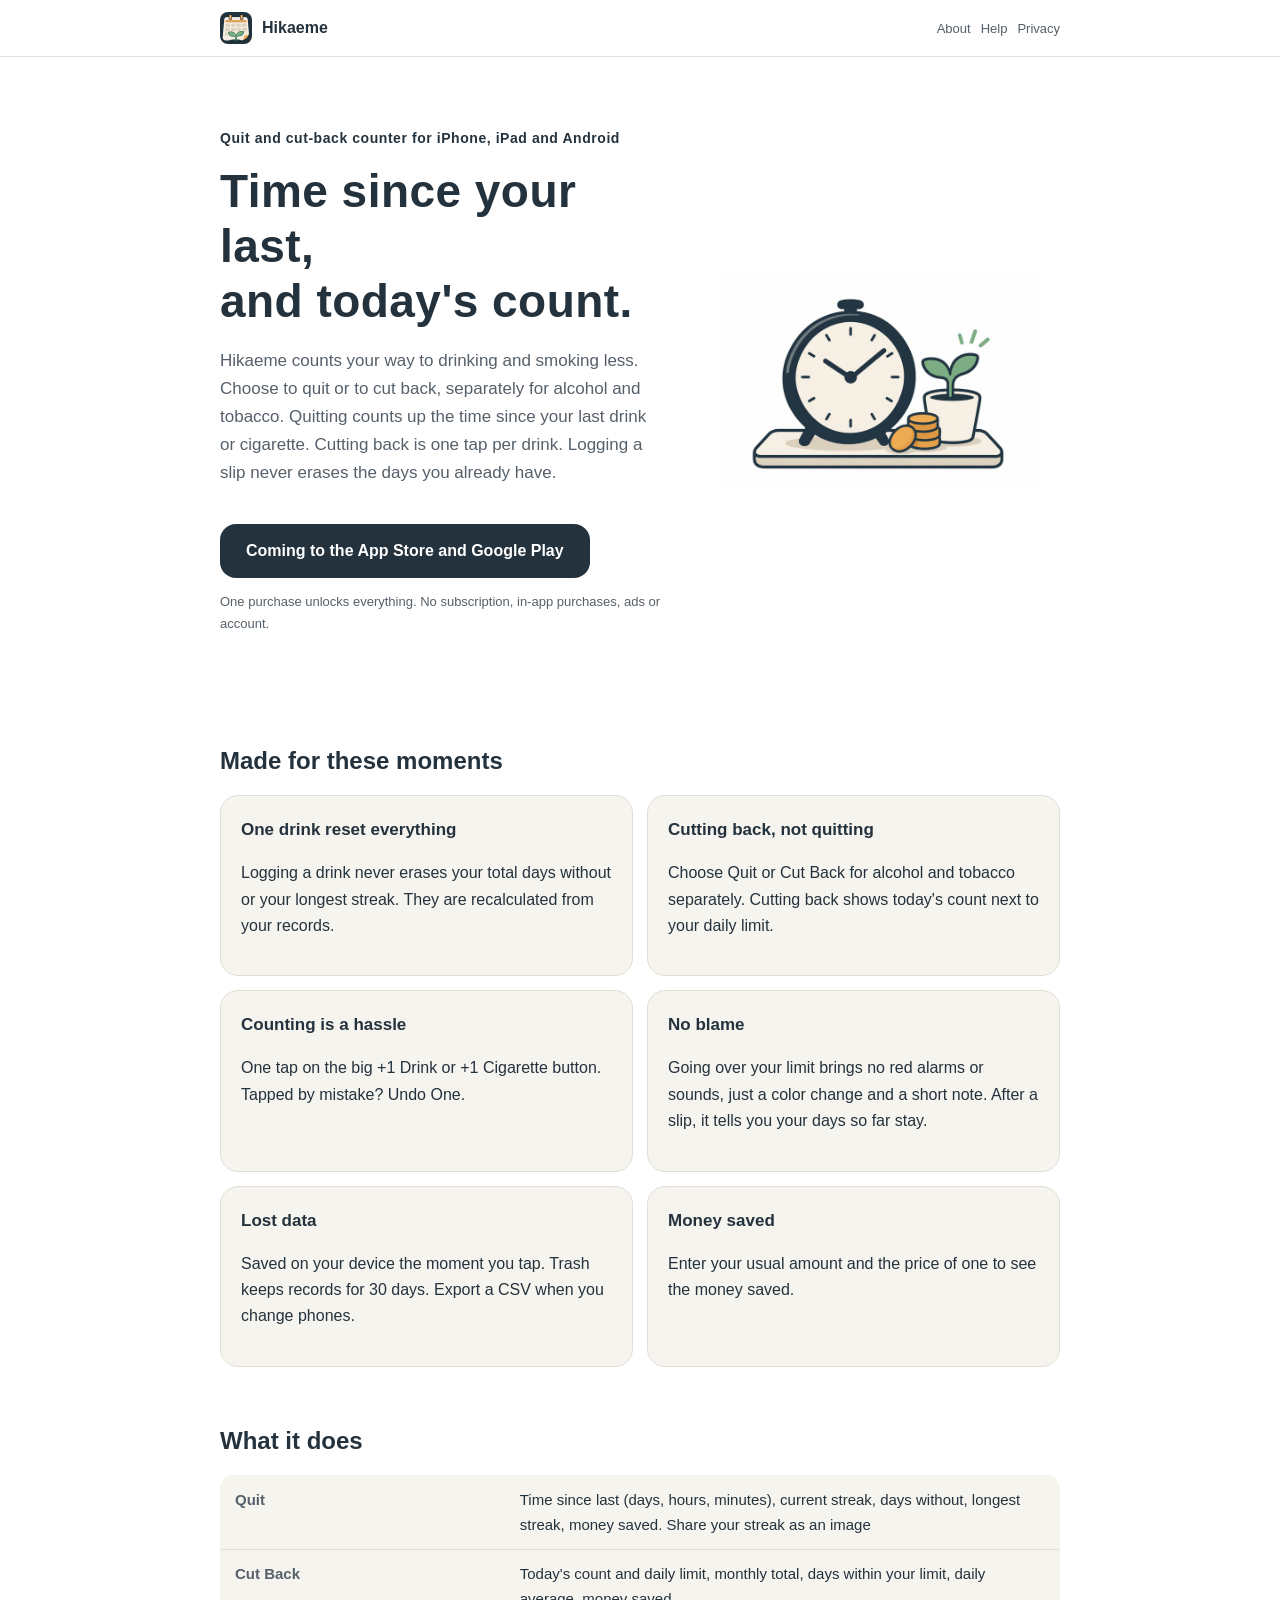
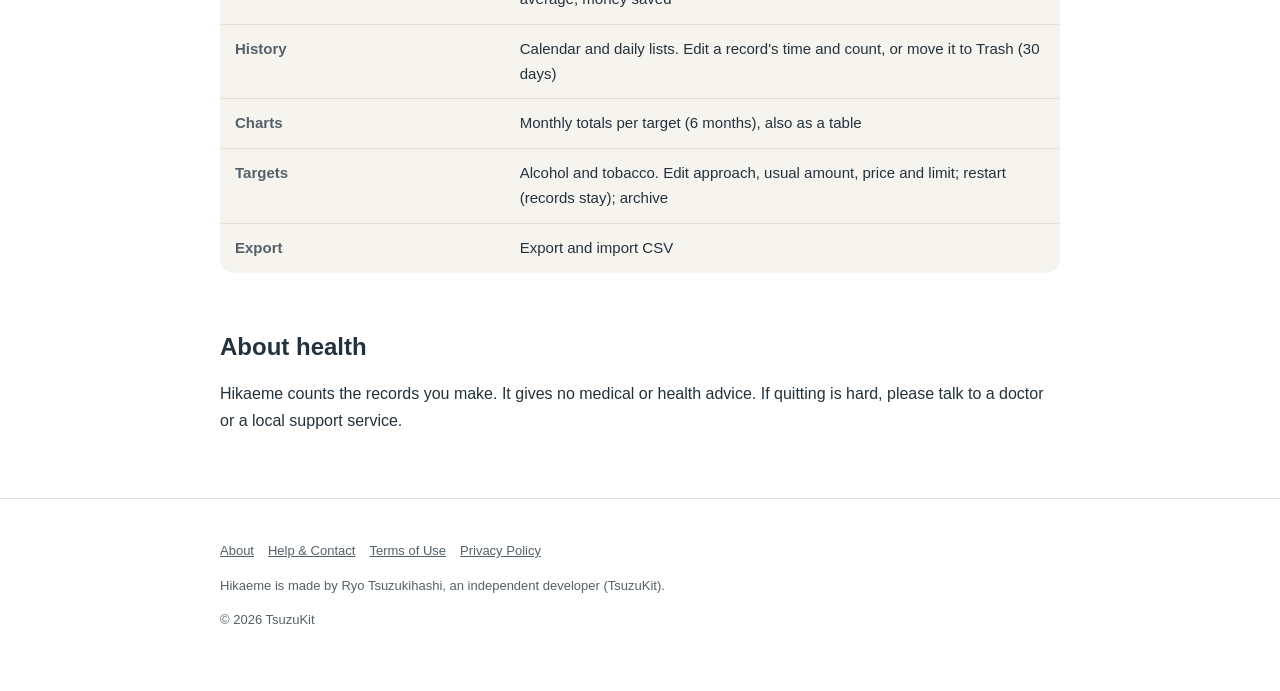
<file: index.html>
<!DOCTYPE html>
<html lang="ja" data-title-ja="ひかえめ｜禁酒・禁煙・節酒のカウンター" data-title-en="Hikaeme | Quit &amp; cut back on drinking and smoking">
<head>
<meta charset="UTF-8">
<meta name="viewport" content="width=device-width, initial-scale=1">
<script>(function(){var l=navigator.languages&&navigator.languages.length?navigator.languages:[navigator.language||"ja"],p="en";for(var i=0;i<l.length;i++){var c=String(l[i]).toLowerCase();if(c.indexOf("ja")===0){p="ja";break}if(c.indexOf("en")===0){p="en";break}}var d=document.documentElement;d.lang=p;var t=d.getAttribute("data-title-"+p);if(t){document.title=t}})();</script>
<title>ひかえめ｜禁酒・禁煙・節酒のカウンター</title>
<meta name="description" content="お酒とたばこを、やめるか減らすかを選んで数える記録のアプリ。やめた時間と浮いたお金、減らすなら1杯・1本を1押しで。飲んだ日を記録しても、それまでの日数は消えない。買い切り・広告なし・記録は端末の中だけ。 / Choose to quit or cut back, separately for alcohol and tobacco. Time since your last, money saved, or one tap per drink. A slip never erases your days. One purchase, no ads.">
<meta property="og:title" content="ひかえめ｜禁酒・禁煙・節酒のカウンター">
<meta property="og:description" content="お酒とたばこを、やめるか減らすかを選んで数える記録のアプリ。やめた時間と浮いたお金、減らすなら1杯・1本を1押しで。飲んだ日を記録しても、それまでの日数は消えない。買い切り・広告なし・記録は端末の中だけ。">
<meta property="og:type" content="website">
<meta property="og:url" content="https://hikaeme.tsuzukit.com/">
<meta property="og:image" content="https://hikaeme.tsuzukit.com/assets/og.jpg">
<link rel="icon" href="assets/icon.png">
<link rel="apple-touch-icon" href="assets/icon.png">
<link rel="stylesheet" href="style.css">
</head>
<body>
<div data-l="ja" lang="ja">
<header class="site"><div class="wrap">
<a class="brand" href="./"><img src="assets/icon.png" alt="" width="32" height="32">ひかえめ</a>
<nav class="site"><a href="./">紹介</a><a href="support.html">使い方</a><a href="privacy.html">プライバシー</a></nav>
</div></header>
<main class="wrap">
<section class="hero">
<div>
<p class="eyebrow">iPhone・iPad・Android の禁酒・禁煙・節酒のカウンター</p>
<h1>やめた時間と、<br>今日の数をひと目で。</h1>
<p class="lead">お酒とたばこを、やめるか減らすかを選んで数える記録のアプリです。やめるなら、最後に飲んで（吸って）からの時間を数え上げます。減らすなら、1杯・1本ごとに1押し。飲んでしまった日を記録しても、それまでの日数は消えません。</p>
<a class="cta" href="#store" id="store">App Store・Google Play で配信予定</a>
<p class="note">買い切りで全部の機能が使えます。月額・アプリ内課金・広告・アカウントはありません。</p>
</div>
<img src="assets/hero.jpg" alt="置き時計のとなりで鉢の芽が伸び、硬貨が少し積まれているイラスト" width="360">
</section>

<h2>こんな困りごとのために</h2>
<div class="grid two">
<div class="card"><h3>飲んだら、記録がリセットされる</h3><p>［飲んだ］を記録しても、しなかった日の合計といちばん長い日数は消えません。記録から計算し直すだけです。</p></div>
<div class="card"><h3>やめるのではなく、減らしたい</h3><p>お酒とたばこ、それぞれ「やめる」か「減らす」を選べます。減らすなら、今日の数と目安を並べて出します。</p></div>
<div class="card"><h3>数えるのが面倒</h3><p>大きな［＋1杯］［＋1本］を1押し。押しまちがえたら［1つ取り消す］。</p></div>
<div class="card"><h3>責められたくない</h3><p>目安を超えても、赤い警告や音は出しません。色と短い言葉で知らせるだけ。記録したあとも「ここまでの日数はそのまま」と伝えます。</p></div>
<div class="card"><h3>データが消えた</h3><p>記録は押した瞬間に端末に保存。ゴミ箱は30日。CSV で書き出して、機種変更のときに読みこめます。</p></div>
<div class="card"><h3>浮いたお金を見たい</h3><p>ふだんの量と1杯（1本）の値段を入れると、浮いたお金が出ます。</p></div>
</div>

<h2>できること</h2>
<table>
<tr><th>やめる</th><td>最後に飲んで（吸って）からの時間（日・時間・分）・いまの続き・しなかった日・いちばん長い日数・浮いたお金。続いた日数を1枚の絵にして共有</td></tr>
<tr><th>減らす</th><td>今日の数と目安・今月の合計・目安の中に収まった日・1日あたりの平均・浮いたお金</td></tr>
<tr><th>記録</th><td>カレンダーと日ごとの一覧。記録の時刻と数を直す・ゴミ箱へ（30日）</td></tr>
<tr><th>グラフ</th><td>対象ごとの月の合計（6か月）。同じ値を表でも</td></tr>
<tr><th>対象</th><td>お酒・たばこの2つまで。やり方・ふだんの量・値段・目安を直す・始め直す（記録は消さない）・しまう</td></tr>
<tr><th>書き出し</th><td>CSV で書き出す・読みこむ</td></tr>
</table>

<h2>医療について</h2>
<p>ひかえめは、自分でつけた記録を数えるアプリです。医療や体の変化の助言はしません。やめるのがつらいときは、医療機関や地域の相談窓口に相談してください。</p>
</main>
<footer class="site"><div class="wrap">
<p><a href="./">紹介</a><a href="support.html">使い方とお問い合わせ</a><a href="terms.html">利用規約</a><a href="privacy.html">プライバシーポリシー</a></p>
<p>ひかえめは、個人開発者の續橋涼（TsuzuKit）が作っているアプリです。</p>
<p>© 2026 TsuzuKit</p>
</div></footer>
</div>
<div data-l="en" lang="en">
<header class="site"><div class="wrap">
<a class="brand" href="./"><img src="assets/icon.png" alt="" width="32" height="32">Hikaeme</a>
<nav class="site"><a href="./">About</a><a href="support.html">Help</a><a href="privacy.html">Privacy</a></nav>
</div></header>
<main class="wrap">
<section class="hero">
<div>
<p class="eyebrow">Quit and cut-back counter for iPhone, iPad and Android</p>
<h1>Time since your last,<br>and today's count.</h1>
<p class="lead">Hikaeme counts your way to drinking and smoking less. Choose to quit or to cut back, separately for alcohol and tobacco. Quitting counts up the time since your last drink or cigarette. Cutting back is one tap per drink. Logging a slip never erases the days you already have.</p>
<a class="cta" href="#store" id="store">Coming to the App Store and Google Play</a>
<p class="note">One purchase unlocks everything. No subscription, in-app purchases, ads or account.</p>
</div>
<img src="assets/hero.jpg" alt="Illustration of a desk clock next to a growing sprout and a few coins" width="360">
</section>

<h2>Made for these moments</h2>
<div class="grid two">
<div class="card"><h3>One drink reset everything</h3><p>Logging a drink never erases your total days without or your longest streak. They are recalculated from your records.</p></div>
<div class="card"><h3>Cutting back, not quitting</h3><p>Choose Quit or Cut Back for alcohol and tobacco separately. Cutting back shows today's count next to your daily limit.</p></div>
<div class="card"><h3>Counting is a hassle</h3><p>One tap on the big +1 Drink or +1 Cigarette button. Tapped by mistake? Undo One.</p></div>
<div class="card"><h3>No blame</h3><p>Going over your limit brings no red alarms or sounds, just a color change and a short note. After a slip, it tells you your days so far stay.</p></div>
<div class="card"><h3>Lost data</h3><p>Saved on your device the moment you tap. Trash keeps records for 30 days. Export a CSV when you change phones.</p></div>
<div class="card"><h3>Money saved</h3><p>Enter your usual amount and the price of one to see the money saved.</p></div>
</div>

<h2>What it does</h2>
<table>
<tr><th>Quit</th><td>Time since last (days, hours, minutes), current streak, days without, longest streak, money saved. Share your streak as an image</td></tr>
<tr><th>Cut Back</th><td>Today's count and daily limit, monthly total, days within your limit, daily average, money saved</td></tr>
<tr><th>History</th><td>Calendar and daily lists. Edit a record's time and count, or move it to Trash (30 days)</td></tr>
<tr><th>Charts</th><td>Monthly totals per target (6 months), also as a table</td></tr>
<tr><th>Targets</th><td>Alcohol and tobacco. Edit approach, usual amount, price and limit; restart (records stay); archive</td></tr>
<tr><th>Export</th><td>Export and import CSV</td></tr>
</table>

<h2>About health</h2>
<p>Hikaeme counts the records you make. It gives no medical or health advice. If quitting is hard, please talk to a doctor or a local support service.</p>
</main>
<footer class="site"><div class="wrap">
<p><a href="./">About</a><a href="support.html">Help & Contact</a><a href="terms.html">Terms of Use</a><a href="privacy.html">Privacy Policy</a></p>
<p>Hikaeme is made by Ryo Tsuzukihashi, an independent developer (TsuzuKit).</p>
<p>© 2026 TsuzuKit</p>
</div></footer>
</div>
</body>
</html>
</file>
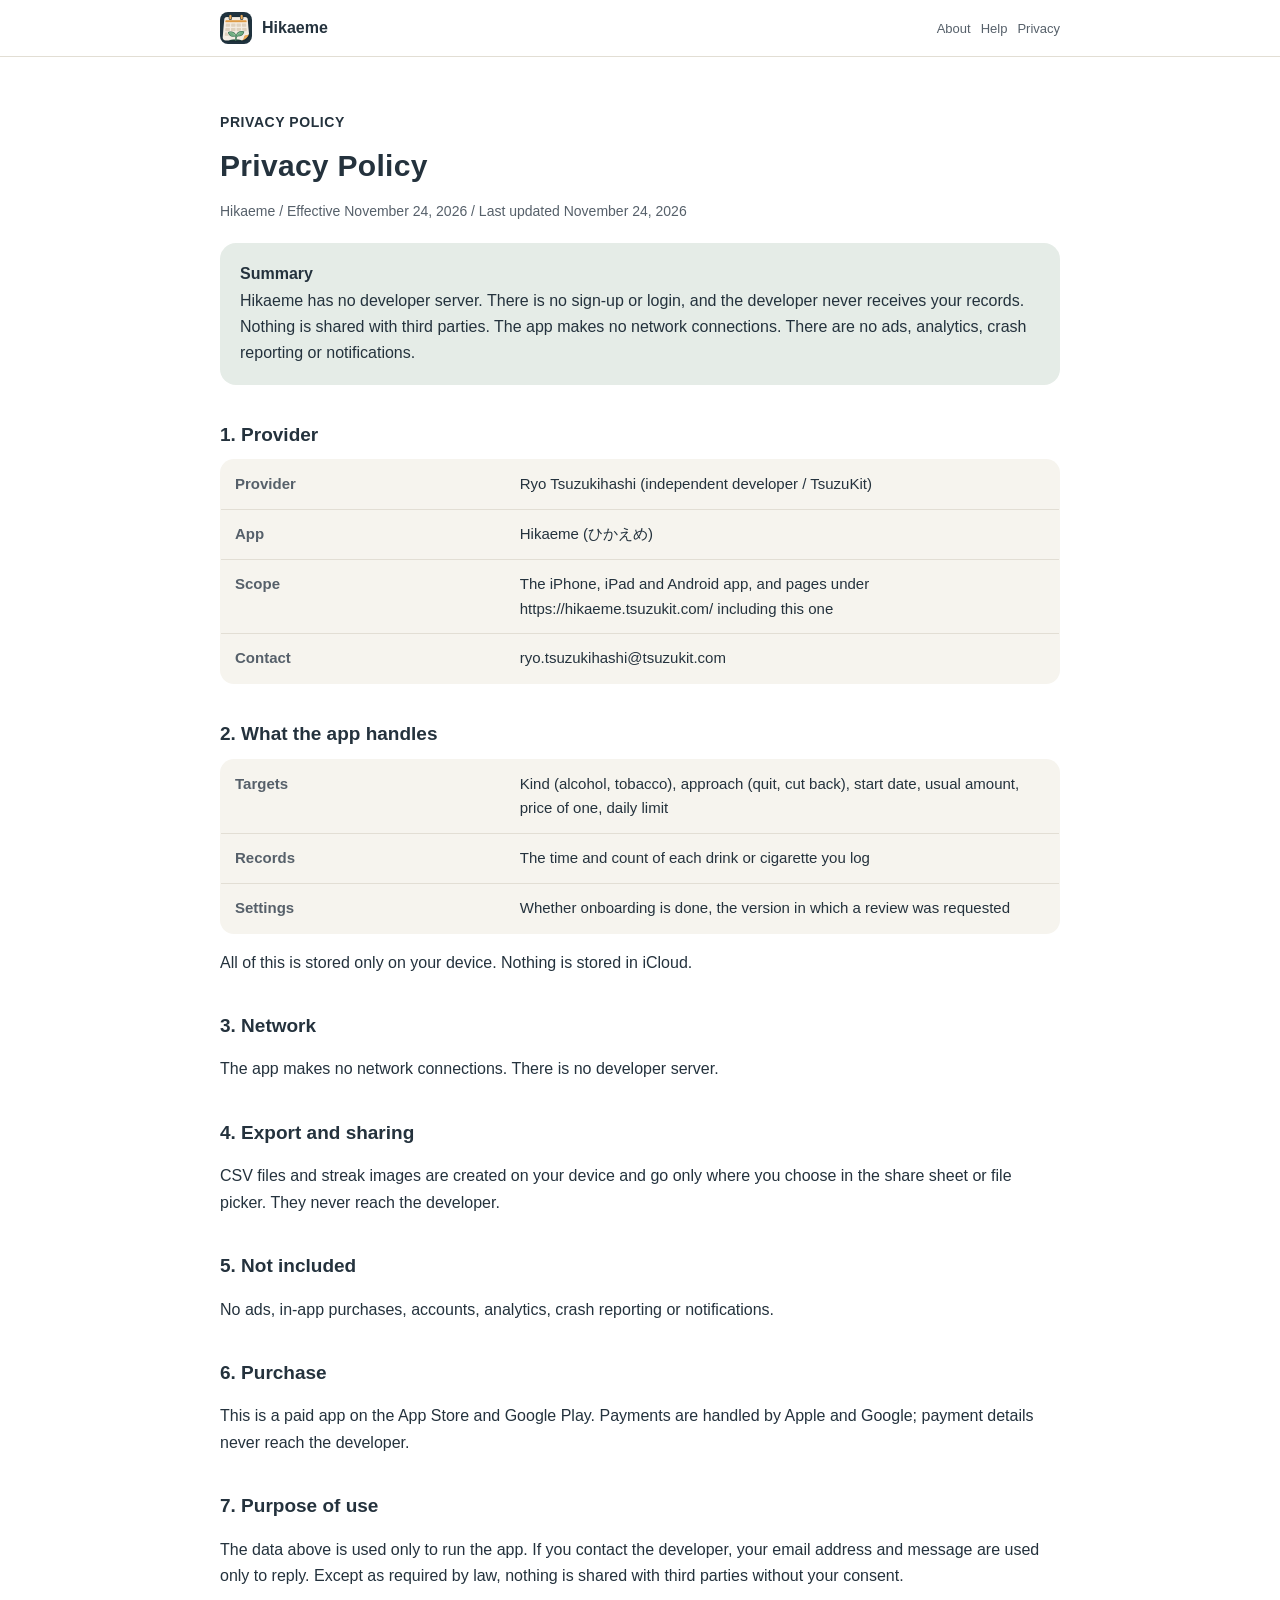
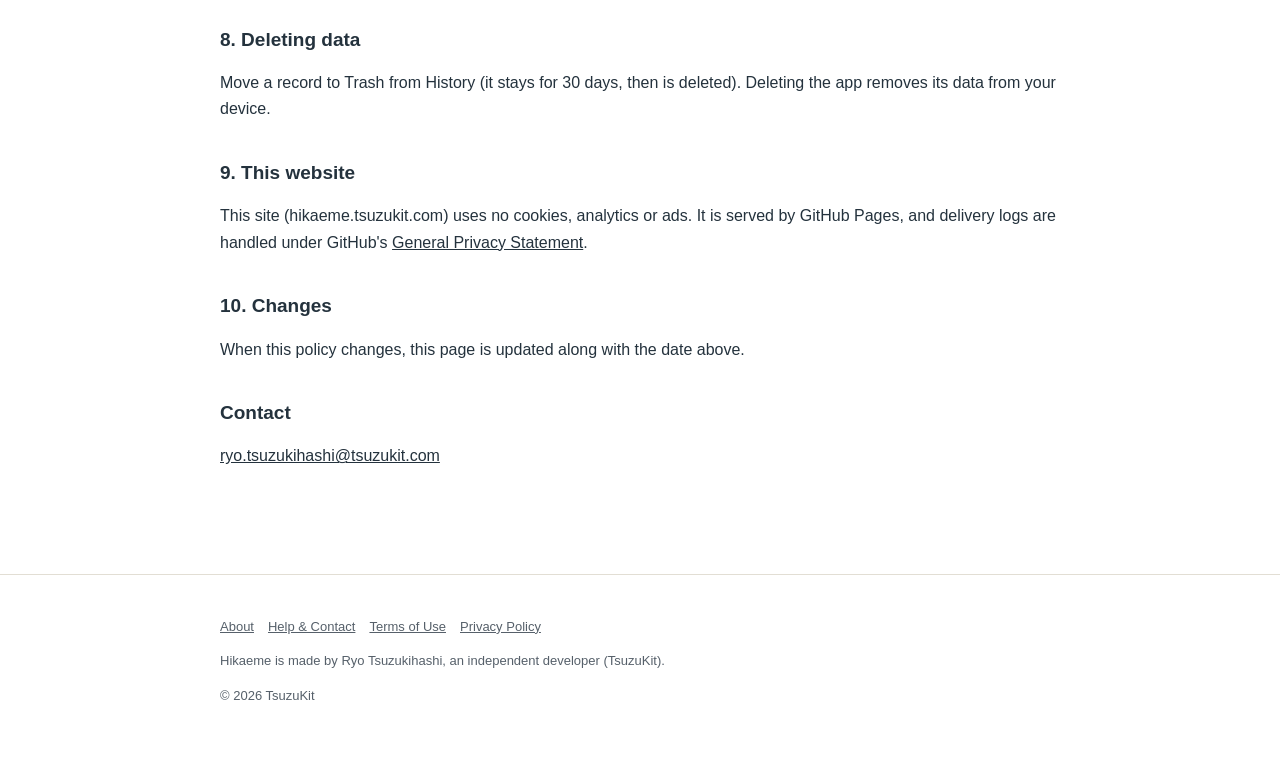
<file: privacy.html>
<!DOCTYPE html>
<html lang="ja" data-title-ja="プライバシーポリシー - ひかえめ" data-title-en="Privacy Policy - Hikaeme">
<head>
<meta charset="UTF-8">
<meta name="viewport" content="width=device-width, initial-scale=1">
<script>(function(){var l=navigator.languages&&navigator.languages.length?navigator.languages:[navigator.language||"ja"],p="en";for(var i=0;i<l.length;i++){var c=String(l[i]).toLowerCase();if(c.indexOf("ja")===0){p="ja";break}if(c.indexOf("en")===0){p="en";break}}var d=document.documentElement;d.lang=p;var t=d.getAttribute("data-title-"+p);if(t){document.title=t}})();</script>
<title>プライバシーポリシー - ひかえめ</title>
<meta name="description" content="ひかえめのプライバシーポリシー。開発者は個人情報を集めません。記録は端末の外に送りません。 / Privacy Policy for Hikaeme. The developer collects no personal information. Your records never leave your device.">
<meta property="og:title" content="プライバシーポリシー - ひかえめ">
<meta property="og:description" content="ひかえめのプライバシーポリシー。開発者は個人情報を集めません。記録は端末の外に送りません。">
<meta property="og:type" content="website">
<meta property="og:url" content="https://hikaeme.tsuzukit.com/privacy.html">
<meta property="og:image" content="https://hikaeme.tsuzukit.com/assets/og.jpg">
<link rel="icon" href="assets/icon.png">
<link rel="apple-touch-icon" href="assets/icon.png">
<link rel="stylesheet" href="style.css">
</head>
<body>
<div data-l="ja" lang="ja">
<header class="site"><div class="wrap">
<a class="brand" href="./"><img src="assets/icon.png" alt="" width="32" height="32">ひかえめ</a>
<nav class="site"><a href="./">紹介</a><a href="support.html">使い方</a><a href="privacy.html">プライバシー</a></nav>
</div></header>
<main class="wrap">
<article class="doc">
<p class="eyebrow">PRIVACY POLICY</p>
<h1>プライバシーポリシー</h1>
<p class="meta">ひかえめ／制定日 2026年11月24日／改定日 2026年11月24日</p>
<div class="summary"><strong>このポリシーの要旨</strong><br>ひかえめは、開発者のサーバーを持たないアプリです。アカウント登録やログインはなく、開発者があなたの記録を受け取ることはありません。第三者に渡すこともありません。通信はしません。広告、分析ツール、クラッシュを報告する仕組み、通知は入れていません。</div>
<h2>1. 提供者</h2>
<table>
<tr><th>提供者</th><td>續橋涼（個人開発者 / TsuzuKit）</td></tr>
<tr><th>アプリ名</th><td>ひかえめ（英語名 Hikaeme）</td></tr>
<tr><th>対象</th><td>iPhone・iPad・Android 向けアプリと、このページを含む https://hikaeme.tsuzukit.com/ 配下のページ</td></tr>
<tr><th>連絡先</th><td>ryo.tsuzukihashi@tsuzukit.com</td></tr>
</table>
<h2>2. アプリが扱うもの</h2>
<table>
<tr><th>対象</th><td>種類（お酒・たばこ）・やり方（やめる・減らす）・始めた日時・ふだんの量・1杯（1本）の値段・目安</td></tr>
<tr><th>記録</th><td>飲んだ・吸った時刻と数</td></tr>
<tr><th>アプリの設定</th><td>案内を終えたかどうか・レビューのお願いを出した版</td></tr>
</table>
<p>これらは端末の中にだけ保存します。iCloud には置きません。</p>
<h2>3. 通信</h2>
<p>通信はしません。開発者のサーバーはありません。</p>
<h2>4. 書き出しと共有</h2>
<p>CSV と、続いた日数の絵は端末の中で作ります。送り先は、あなたが共有の画面やファイルの保存先で選んだ場所です。開発者には届きません。</p>
<h2>5. 入れていないもの</h2>
<p>広告・アプリ内課金・アカウント登録・分析ツール・クラッシュの報告・通知は入れていません。</p>
<h2>6. 購入</h2>
<p>本アプリは App Store と Google Play の有料アプリです。お支払いは Apple・Google が処理し、支払いの情報は開発者には届きません。</p>
<h2>7. 情報を使う目的</h2>
<p>上のものは、アプリを動かすためだけに使います。お問い合わせをいただいたときは、メールアドレスと内容をお返事のためだけに使います。法令にもとづく場合を除き、本人の同意なく第三者に渡すことはありません。</p>
<h2>8. 消したいとき</h2>
<p>記録は、記録の画面からゴミ箱に入れられます（30日残り、そのあと消えます）。アプリを消すと、端末の中のデータは消えます。</p>
<h2>9. このウェブサイトについて</h2>
<p>このサイト（hikaeme.tsuzukit.com）は、Cookie も、アクセスを計測する仕組みも、広告も使っていません。サイトは GitHub Pages で配信しており、配信の記録は GitHub の <a href="https://docs.github.com/ja/site-policy/privacy-policies/github-general-privacy-statement">プライバシーについての声明</a> に沿って扱われます。</p>
<h2>10. 改定</h2>
<p>このポリシーを変えるときは、このページを書きかえ、上の改定日を新しくします。</p>
<h2>お問い合わせ</h2>
<p><a href="mailto:ryo.tsuzukihashi@tsuzukit.com">ryo.tsuzukihashi@tsuzukit.com</a></p>
</article>
</main>
<footer class="site"><div class="wrap">
<p><a href="./">紹介</a><a href="support.html">使い方とお問い合わせ</a><a href="terms.html">利用規約</a><a href="privacy.html">プライバシーポリシー</a></p>
<p>ひかえめは、個人開発者の續橋涼（TsuzuKit）が作っているアプリです。</p>
<p>© 2026 TsuzuKit</p>
</div></footer>
</div>
<div data-l="en" lang="en">
<header class="site"><div class="wrap">
<a class="brand" href="./"><img src="assets/icon.png" alt="" width="32" height="32">Hikaeme</a>
<nav class="site"><a href="./">About</a><a href="support.html">Help</a><a href="privacy.html">Privacy</a></nav>
</div></header>
<main class="wrap">
<article class="doc">
<p class="eyebrow">PRIVACY POLICY</p>
<h1>Privacy Policy</h1>
<p class="meta">Hikaeme / Effective November 24, 2026 / Last updated November 24, 2026</p>
<div class="summary"><strong>Summary</strong><br>Hikaeme has no developer server. There is no sign-up or login, and the developer never receives your records. Nothing is shared with third parties. The app makes no network connections. There are no ads, analytics, crash reporting or notifications.</div>
<h2>1. Provider</h2>
<table>
<tr><th>Provider</th><td>Ryo Tsuzukihashi (independent developer / TsuzuKit)</td></tr>
<tr><th>App</th><td>Hikaeme (ひかえめ)</td></tr>
<tr><th>Scope</th><td>The iPhone, iPad and Android app, and pages under https://hikaeme.tsuzukit.com/ including this one</td></tr>
<tr><th>Contact</th><td>ryo.tsuzukihashi@tsuzukit.com</td></tr>
</table>
<h2>2. What the app handles</h2>
<table>
<tr><th>Targets</th><td>Kind (alcohol, tobacco), approach (quit, cut back), start date, usual amount, price of one, daily limit</td></tr>
<tr><th>Records</th><td>The time and count of each drink or cigarette you log</td></tr>
<tr><th>Settings</th><td>Whether onboarding is done, the version in which a review was requested</td></tr>
</table>
<p>All of this is stored only on your device. Nothing is stored in iCloud.</p>
<h2>3. Network</h2>
<p>The app makes no network connections. There is no developer server.</p>
<h2>4. Export and sharing</h2>
<p>CSV files and streak images are created on your device and go only where you choose in the share sheet or file picker. They never reach the developer.</p>
<h2>5. Not included</h2>
<p>No ads, in-app purchases, accounts, analytics, crash reporting or notifications.</p>
<h2>6. Purchase</h2>
<p>This is a paid app on the App Store and Google Play. Payments are handled by Apple and Google; payment details never reach the developer.</p>
<h2>7. Purpose of use</h2>
<p>The data above is used only to run the app. If you contact the developer, your email address and message are used only to reply. Except as required by law, nothing is shared with third parties without your consent.</p>
<h2>8. Deleting data</h2>
<p>Move a record to Trash from History (it stays for 30 days, then is deleted). Deleting the app removes its data from your device.</p>
<h2>9. This website</h2>
<p>This site (hikaeme.tsuzukit.com) uses no cookies, analytics or ads. It is served by GitHub Pages, and delivery logs are handled under GitHub's <a href="https://docs.github.com/en/site-policy/privacy-policies/github-general-privacy-statement">General Privacy Statement</a>.</p>
<h2>10. Changes</h2>
<p>When this policy changes, this page is updated along with the date above.</p>
<h2>Contact</h2>
<p><a href="mailto:ryo.tsuzukihashi@tsuzukit.com">ryo.tsuzukihashi@tsuzukit.com</a></p>
</article>
</main>
<footer class="site"><div class="wrap">
<p><a href="./">About</a><a href="support.html">Help & Contact</a><a href="terms.html">Terms of Use</a><a href="privacy.html">Privacy Policy</a></p>
<p>Hikaeme is made by Ryo Tsuzukihashi, an independent developer (TsuzuKit).</p>
<p>© 2026 TsuzuKit</p>
</div></footer>
</div>
</body>
</html>
</file>
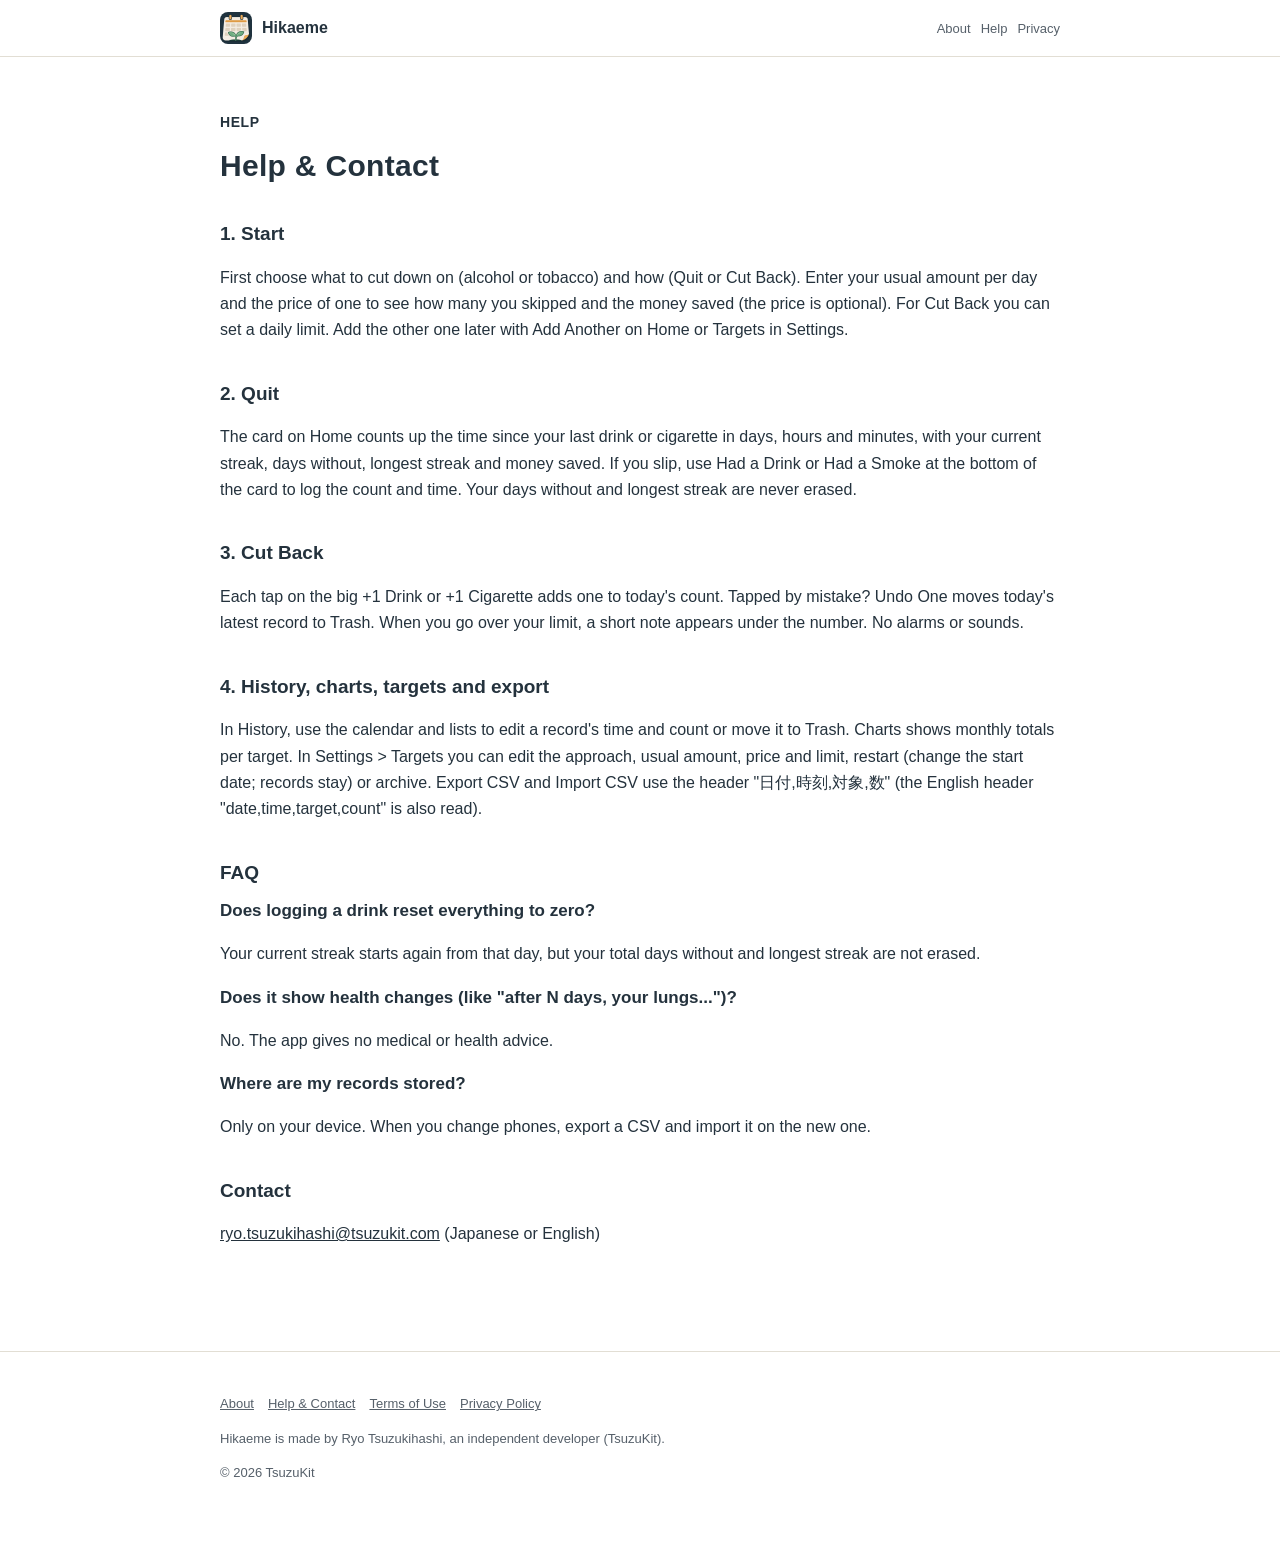
<file: support.html>
<!DOCTYPE html>
<html lang="ja" data-title-ja="使い方とお問い合わせ - ひかえめ" data-title-en="Help &amp; Contact - Hikaeme">
<head>
<meta charset="UTF-8">
<meta name="viewport" content="width=device-width, initial-scale=1">
<script>(function(){var l=navigator.languages&&navigator.languages.length?navigator.languages:[navigator.language||"ja"],p="en";for(var i=0;i<l.length;i++){var c=String(l[i]).toLowerCase();if(c.indexOf("ja")===0){p="ja";break}if(c.indexOf("en")===0){p="en";break}}var d=document.documentElement;d.lang=p;var t=d.getAttribute("data-title-"+p);if(t){document.title=t}})();</script>
<title>使い方とお問い合わせ - ひかえめ</title>
<meta name="description" content="ひかえめの使い方（始め方・やめる・減らす・飲んだの記録・記録の直し方・対象・グラフ・書き出し）とよくあるご質問、お問い合わせ。 / How to use Hikaeme (starting, quitting, cutting back, logging a slip, editing records, targets, charts, export), FAQ and contact.">
<meta property="og:title" content="使い方とお問い合わせ - ひかえめ">
<meta property="og:description" content="ひかえめの使い方（始め方・やめる・減らす・飲んだの記録・記録の直し方・対象・グラフ・書き出し）とよくあるご質問、お問い合わせ。">
<meta property="og:type" content="website">
<meta property="og:url" content="https://hikaeme.tsuzukit.com/support.html">
<meta property="og:image" content="https://hikaeme.tsuzukit.com/assets/og.jpg">
<link rel="icon" href="assets/icon.png">
<link rel="apple-touch-icon" href="assets/icon.png">
<link rel="stylesheet" href="style.css">
</head>
<body>
<div data-l="ja" lang="ja">
<header class="site"><div class="wrap">
<a class="brand" href="./"><img src="assets/icon.png" alt="" width="32" height="32">ひかえめ</a>
<nav class="site"><a href="./">紹介</a><a href="support.html">使い方</a><a href="privacy.html">プライバシー</a></nav>
</div></header>
<main class="wrap">
<article class="doc">
<p class="eyebrow">HELP</p>
<h1>使い方とお問い合わせ</h1>
<h2>1. 始める</h2>
<p>はじめに、何を控えるか（お酒・たばこ）と、やり方（やめる・減らす）を選びます。ふだんの量（1日あたり）と1杯（1本）の値段を入れると、浮いた数とお金が出ます（値段は入れなくてもかまいません）。減らすなら、1日の目安も入れられます。もう1つの種類は、ホームの［もう1つ控える］か設定の［対象］で足せます。</p>
<h2>2. やめる</h2>
<p>ホームのカードに、最後に飲んで（吸って）からの時間を日・時間・分で数え上げます。いまの続き・しなかった日の合計・いちばん長い日数・浮いたお金も並びます。飲んで（吸って）しまったら、カードの下の［飲んだ］［吸った］で数と時刻を記録します。しなかった日の合計といちばん長い日数は消えません。</p>
<h2>3. 減らす</h2>
<p>大きな［＋1杯］［＋1本］を押すたびに、今日の数が1つ増えます。押しまちがえたら［1つ取り消す］（今日のいちばん新しい記録をゴミ箱へ）。目安を超えると、数字の下に「目安を◯こえました」と出ます。警告や音は出しません。</p>
<h2>4. 記録・グラフ・対象・書き出し</h2>
<p>［記録］のカレンダーと一覧から、記録の時刻と数を直したり、ゴミ箱に入れたりできます。［グラフ］は対象ごとの月の合計。設定の［対象］で、やり方・ふだんの量・値段・目安を直す、始め直す（始めた日時を変える。記録は消さない）、しまう、ができます。［CSV で書き出す］［CSV を読みこむ］の1行目は「日付,時刻,対象,数」です。</p>
<h2>よくあるご質問</h2>
<h3>飲んだ日を記録すると、日数はゼロになりますか</h3>
<p>「いまの続き」はその日から数え直しますが、しなかった日の合計といちばん長い日数は消えません。</p>
<h3>体の変化（何日で◯◯が回復する など）は出ますか</h3>
<p>出しません。医療や体の変化の助言はしないアプリです。</p>
<h3>記録はどこに保存されますか</h3>
<p>端末の中だけです。機種変更のときは、CSV で書き出して新しい端末で読みこんでください。</p>
<h2>お問い合わせ</h2>
<p><a href="mailto:ryo.tsuzukihashi@tsuzukit.com">ryo.tsuzukihashi@tsuzukit.com</a>（日本語・英語）</p>
</article>
</main>
<footer class="site"><div class="wrap">
<p><a href="./">紹介</a><a href="support.html">使い方とお問い合わせ</a><a href="terms.html">利用規約</a><a href="privacy.html">プライバシーポリシー</a></p>
<p>ひかえめは、個人開発者の續橋涼（TsuzuKit）が作っているアプリです。</p>
<p>© 2026 TsuzuKit</p>
</div></footer>
</div>
<div data-l="en" lang="en">
<header class="site"><div class="wrap">
<a class="brand" href="./"><img src="assets/icon.png" alt="" width="32" height="32">Hikaeme</a>
<nav class="site"><a href="./">About</a><a href="support.html">Help</a><a href="privacy.html">Privacy</a></nav>
</div></header>
<main class="wrap">
<article class="doc">
<p class="eyebrow">HELP</p>
<h1>Help &amp; Contact</h1>
<h2>1. Start</h2>
<p>First choose what to cut down on (alcohol or tobacco) and how (Quit or Cut Back). Enter your usual amount per day and the price of one to see how many you skipped and the money saved (the price is optional). For Cut Back you can set a daily limit. Add the other one later with Add Another on Home or Targets in Settings.</p>
<h2>2. Quit</h2>
<p>The card on Home counts up the time since your last drink or cigarette in days, hours and minutes, with your current streak, days without, longest streak and money saved. If you slip, use Had a Drink or Had a Smoke at the bottom of the card to log the count and time. Your days without and longest streak are never erased.</p>
<h2>3. Cut Back</h2>
<p>Each tap on the big +1 Drink or +1 Cigarette adds one to today's count. Tapped by mistake? Undo One moves today's latest record to Trash. When you go over your limit, a short note appears under the number. No alarms or sounds.</p>
<h2>4. History, charts, targets and export</h2>
<p>In History, use the calendar and lists to edit a record's time and count or move it to Trash. Charts shows monthly totals per target. In Settings &gt; Targets you can edit the approach, usual amount, price and limit, restart (change the start date; records stay) or archive. Export CSV and Import CSV use the header "日付,時刻,対象,数" (the English header "date,time,target,count" is also read).</p>
<h2>FAQ</h2>
<h3>Does logging a drink reset everything to zero?</h3>
<p>Your current streak starts again from that day, but your total days without and longest streak are not erased.</p>
<h3>Does it show health changes (like "after N days, your lungs...")?</h3>
<p>No. The app gives no medical or health advice.</p>
<h3>Where are my records stored?</h3>
<p>Only on your device. When you change phones, export a CSV and import it on the new one.</p>
<h2>Contact</h2>
<p><a href="mailto:ryo.tsuzukihashi@tsuzukit.com">ryo.tsuzukihashi@tsuzukit.com</a> (Japanese or English)</p>
</article>
</main>
<footer class="site"><div class="wrap">
<p><a href="./">About</a><a href="support.html">Help & Contact</a><a href="terms.html">Terms of Use</a><a href="privacy.html">Privacy Policy</a></p>
<p>Hikaeme is made by Ryo Tsuzukihashi, an independent developer (TsuzuKit).</p>
<p>© 2026 TsuzuKit</p>
</div></footer>
</div>
</body>
</html>
</file>
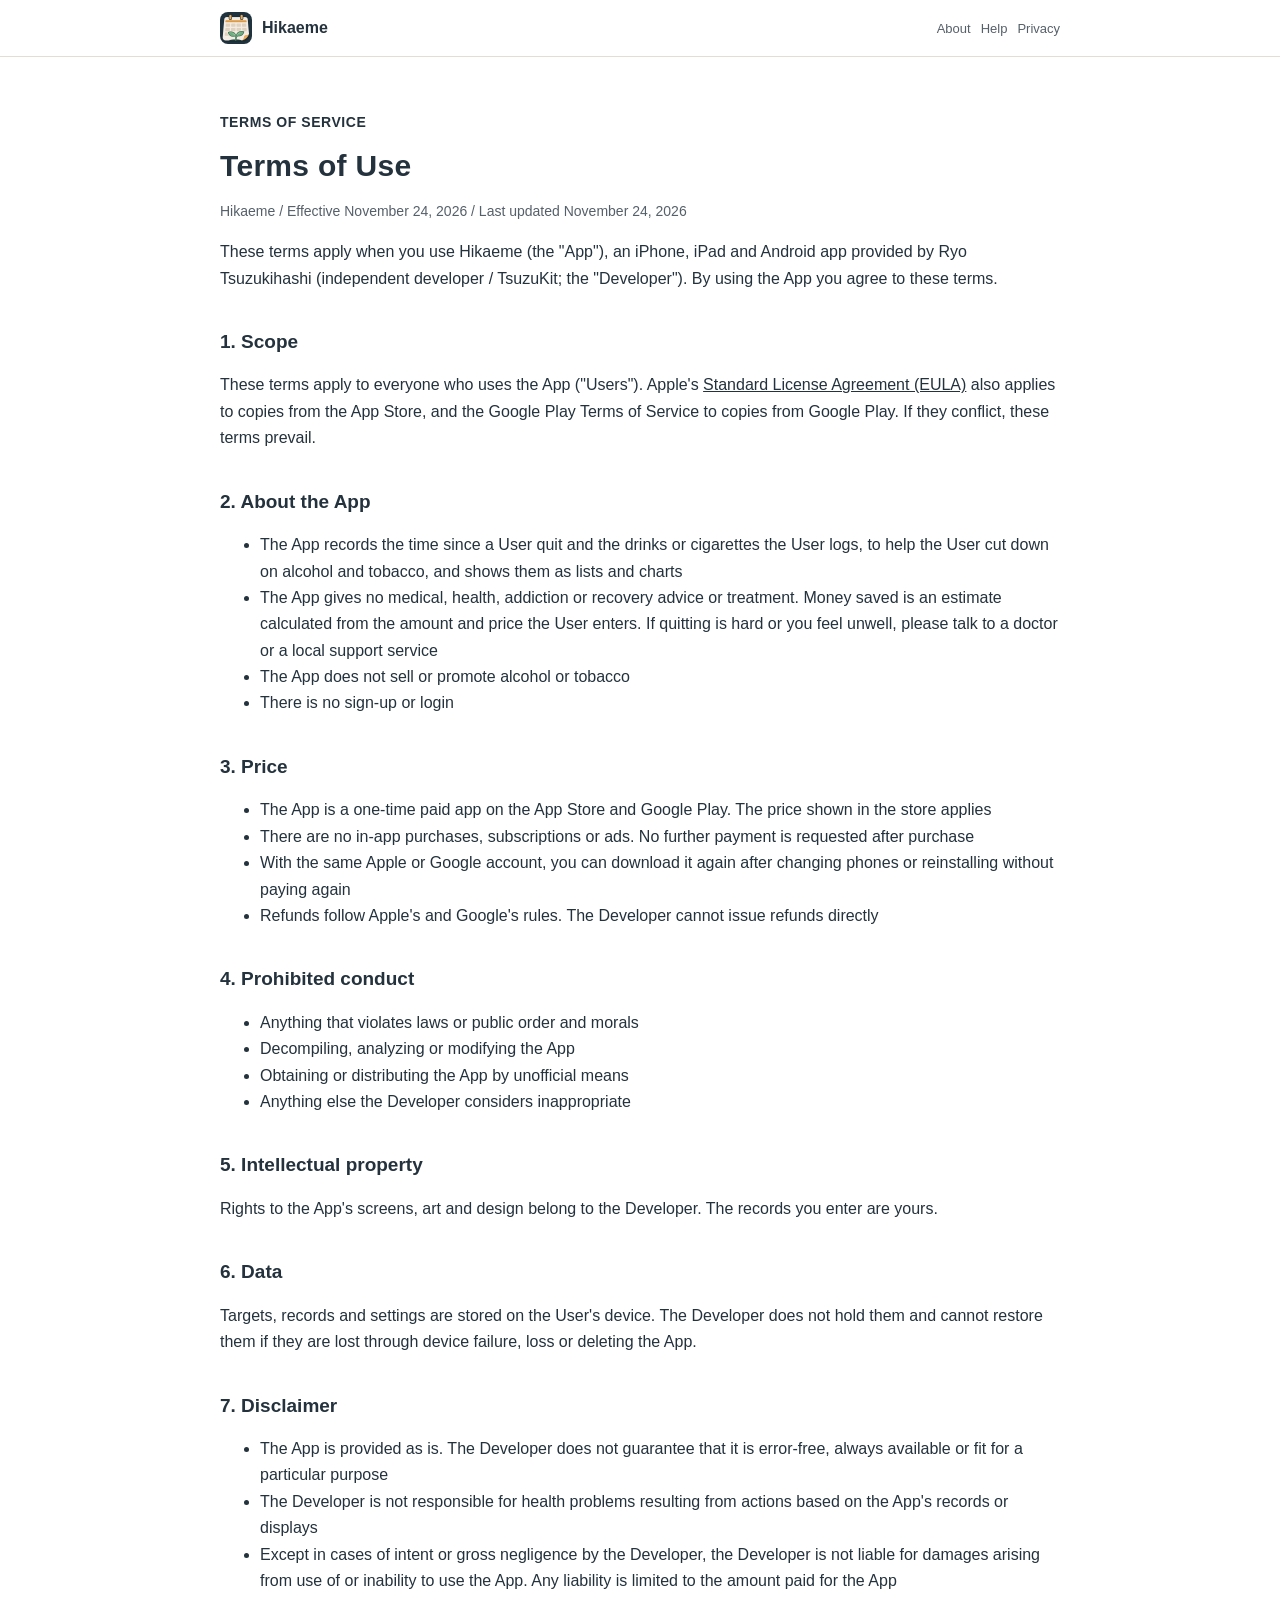
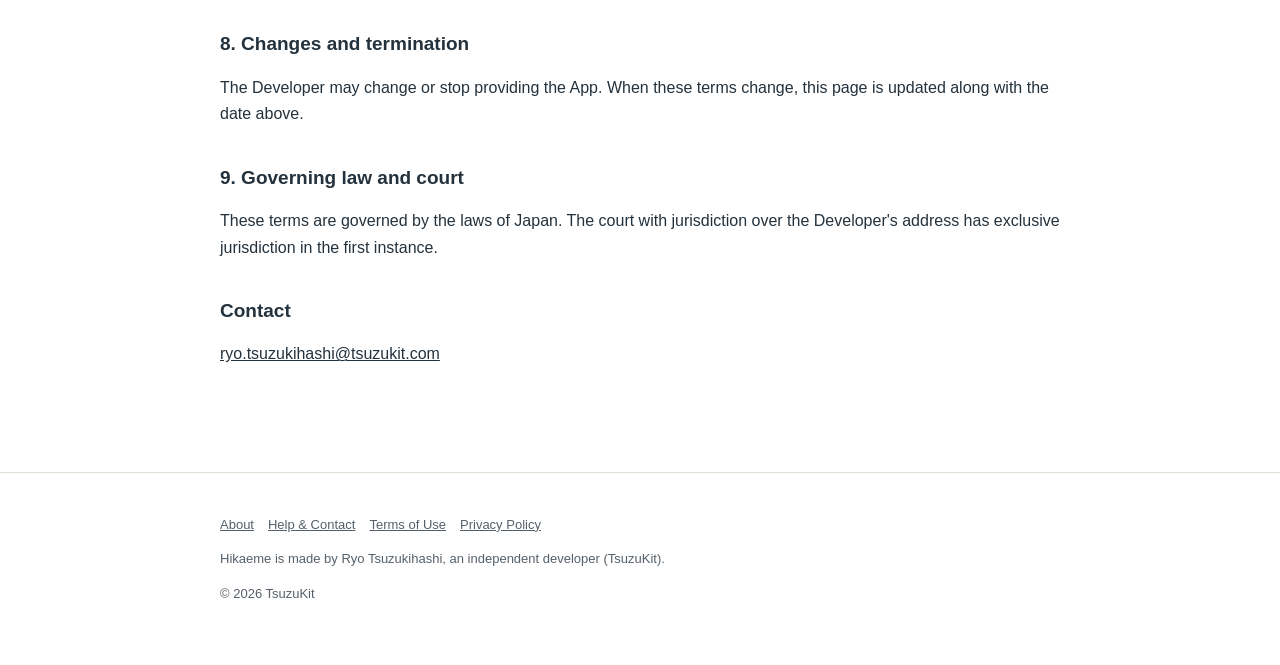
<file: terms.html>
<!DOCTYPE html>
<html lang="ja" data-title-ja="利用規約 - ひかえめ" data-title-en="Terms of Use - Hikaeme">
<head>
<meta charset="UTF-8">
<meta name="viewport" content="width=device-width, initial-scale=1">
<script>(function(){var l=navigator.languages&&navigator.languages.length?navigator.languages:[navigator.language||"ja"],p="en";for(var i=0;i<l.length;i++){var c=String(l[i]).toLowerCase();if(c.indexOf("ja")===0){p="ja";break}if(c.indexOf("en")===0){p="en";break}}var d=document.documentElement;d.lang=p;var t=d.getAttribute("data-title-"+p);if(t){document.title=t}})();</script>
<title>利用規約 - ひかえめ</title>
<meta name="description" content="ひかえめの利用規約。 / Terms of Use for Hikaeme.">
<meta property="og:title" content="利用規約 - ひかえめ">
<meta property="og:description" content="ひかえめの利用規約。">
<meta property="og:type" content="website">
<meta property="og:url" content="https://hikaeme.tsuzukit.com/terms.html">
<meta property="og:image" content="https://hikaeme.tsuzukit.com/assets/og.jpg">
<link rel="icon" href="assets/icon.png">
<link rel="apple-touch-icon" href="assets/icon.png">
<link rel="stylesheet" href="style.css">
</head>
<body>
<div data-l="ja" lang="ja">
<header class="site"><div class="wrap">
<a class="brand" href="./"><img src="assets/icon.png" alt="" width="32" height="32">ひかえめ</a>
<nav class="site"><a href="./">紹介</a><a href="support.html">使い方</a><a href="privacy.html">プライバシー</a></nav>
</div></header>
<main class="wrap">
<article class="doc">
<p class="eyebrow">TERMS OF SERVICE</p>
<h1>利用規約</h1>
<p class="meta">ひかえめ／制定日 2026年11月24日／改定日 2026年11月24日</p>
<p>この規約は、續橋涼（個人開発者 / TsuzuKit。以下「開発者」）が提供する iPhone・iPad・Android アプリ「ひかえめ」（以下「本アプリ」）を使うときの決まりです。本アプリを使った時点で、この規約に同意したものとします。</p>
<h2>第1条（適用）</h2>
<p>この規約は、本アプリを使うすべての方（以下「利用者」）に適用されます。App Store から入れた本アプリには、Apple が定める<a href="https://www.apple.com/legal/internet-services/itunes/dev/stdeula/">標準のライセンス契約（EULA）</a>も、Google Play から入れた本アプリには Google Play の利用規約も、あわせて適用されます。この規約とそれらが食い違うときは、この規約を優先します。</p>
<h2>第2条（本アプリについて）</h2>
<ul>
<li>本アプリは、利用者がお酒やたばこを控えるために、やめてからの時間や飲んだ（吸った）数を書きとめ、一覧・グラフにする記録のアプリです</li>
<li>本アプリは、医療・体の変化・依存についての助言や治療をしません。浮いたお金は、利用者が入れた量と値段から決まった計算で出した目安です。やめるのがつらいとき、体の不調があるときは、医療機関や地域の相談窓口に相談してください</li>
<li>本アプリは、お酒やたばこを売ったり、すすめたりしません</li>
<li>アカウント登録やログインはありません</li>
</ul>
<h2>第3条（料金）</h2>
<ul>
<li>本アプリは、App Store・Google Play で購入する買い切りの有料アプリです。価格はストアに表示されるものが正です</li>
<li>アプリ内課金、サブスクリプション、広告はありません。購入したあとに追加の支払いを求めることはありません</li>
<li>同じ Apple アカウント・Google アカウントであれば、機種変更やアプリの入れ直しのときに、もう一度お支払いいただかずにダウンロードできます</li>
<li>返金は Apple・Google の規定に従います。開発者が直接返金することはできません</li>
</ul>
<h2>第4条（禁止事項）</h2>
<p>本アプリを使うとき、次のことをしてはいけません。</p>
<ul>
<li>法令や公序良俗に反すること</li>
<li>本アプリを分解・解析・改変すること</li>
<li>本アプリを正規の方法以外で入手したり、配ったりすること</li>
<li>そのほか、開発者が不適切と判断すること</li>
</ul>
<h2>第5条（知的財産）</h2>
<p>本アプリの画面・絵・仕組みについての権利は、開発者にあります。利用者が入れた記録は、利用者のものです。</p>
<h2>第6条（データ）</h2>
<p>対象・記録・設定は、利用者の端末に保存されます。開発者はその記録を持っていません。端末の故障や紛失、アプリの削除などで消えても、開発者は元に戻すことができません。</p>
<h2>第7条（免責事項）</h2>
<ul>
<li>本アプリは、そのままの状態で提供します。開発者は、本アプリに誤りがないこと、いつでも使えること、特定の目的に合うことを保証しません</li>
<li>本アプリの記録や表示をもとにした行動による体の不調について、開発者は責任を負いません</li>
<li>本アプリを使ったこと、または使えなかったことで利用者や周りの人に損害が生じても、開発者に故意または重大な過失がある場合を除き、開発者は責任を負いません。責任を負う場合も、利用者が本アプリに支払った金額を上限とします</li>
</ul>
<h2>第8条（変更と終了）</h2>
<p>開発者は、本アプリの内容を変えること、提供を終えることがあります。この規約を変えるときは、このページを書きかえ、上の改定日を新しくします。</p>
<h2>第9条（準拠法と裁判所）</h2>
<p>この規約は日本法に従います。本アプリについての争いは、開発者の住所地を管轄する裁判所を、第一審の専属的な合意管轄裁判所とします。</p>
<h2>お問い合わせ</h2>
<p><a href="mailto:ryo.tsuzukihashi@tsuzukit.com">ryo.tsuzukihashi@tsuzukit.com</a></p>
</article>
</main>
<footer class="site"><div class="wrap">
<p><a href="./">紹介</a><a href="support.html">使い方とお問い合わせ</a><a href="terms.html">利用規約</a><a href="privacy.html">プライバシーポリシー</a></p>
<p>ひかえめは、個人開発者の續橋涼（TsuzuKit）が作っているアプリです。</p>
<p>© 2026 TsuzuKit</p>
</div></footer>
</div>
<div data-l="en" lang="en">
<header class="site"><div class="wrap">
<a class="brand" href="./"><img src="assets/icon.png" alt="" width="32" height="32">Hikaeme</a>
<nav class="site"><a href="./">About</a><a href="support.html">Help</a><a href="privacy.html">Privacy</a></nav>
</div></header>
<main class="wrap">
<article class="doc">
<p class="eyebrow">TERMS OF SERVICE</p>
<h1>Terms of Use</h1>
<p class="meta">Hikaeme / Effective November 24, 2026 / Last updated November 24, 2026</p>
<p>These terms apply when you use Hikaeme (the "App"), an iPhone, iPad and Android app provided by Ryo Tsuzukihashi (independent developer / TsuzuKit; the "Developer"). By using the App you agree to these terms.</p>
<h2>1. Scope</h2>
<p>These terms apply to everyone who uses the App ("Users"). Apple's <a href="https://www.apple.com/legal/internet-services/itunes/dev/stdeula/">Standard License Agreement (EULA)</a> also applies to copies from the App Store, and the Google Play Terms of Service to copies from Google Play. If they conflict, these terms prevail.</p>
<h2>2. About the App</h2>
<ul>
<li>The App records the time since a User quit and the drinks or cigarettes the User logs, to help the User cut down on alcohol and tobacco, and shows them as lists and charts</li>
<li>The App gives no medical, health, addiction or recovery advice or treatment. Money saved is an estimate calculated from the amount and price the User enters. If quitting is hard or you feel unwell, please talk to a doctor or a local support service</li>
<li>The App does not sell or promote alcohol or tobacco</li>
<li>There is no sign-up or login</li>
</ul>
<h2>3. Price</h2>
<ul>
<li>The App is a one-time paid app on the App Store and Google Play. The price shown in the store applies</li>
<li>There are no in-app purchases, subscriptions or ads. No further payment is requested after purchase</li>
<li>With the same Apple or Google account, you can download it again after changing phones or reinstalling without paying again</li>
<li>Refunds follow Apple's and Google's rules. The Developer cannot issue refunds directly</li>
</ul>
<h2>4. Prohibited conduct</h2>
<ul>
<li>Anything that violates laws or public order and morals</li>
<li>Decompiling, analyzing or modifying the App</li>
<li>Obtaining or distributing the App by unofficial means</li>
<li>Anything else the Developer considers inappropriate</li>
</ul>
<h2>5. Intellectual property</h2>
<p>Rights to the App's screens, art and design belong to the Developer. The records you enter are yours.</p>
<h2>6. Data</h2>
<p>Targets, records and settings are stored on the User's device. The Developer does not hold them and cannot restore them if they are lost through device failure, loss or deleting the App.</p>
<h2>7. Disclaimer</h2>
<ul>
<li>The App is provided as is. The Developer does not guarantee that it is error-free, always available or fit for a particular purpose</li>
<li>The Developer is not responsible for health problems resulting from actions based on the App's records or displays</li>
<li>Except in cases of intent or gross negligence by the Developer, the Developer is not liable for damages arising from use of or inability to use the App. Any liability is limited to the amount paid for the App</li>
</ul>
<h2>8. Changes and termination</h2>
<p>The Developer may change or stop providing the App. When these terms change, this page is updated along with the date above.</p>
<h2>9. Governing law and court</h2>
<p>These terms are governed by the laws of Japan. The court with jurisdiction over the Developer's address has exclusive jurisdiction in the first instance.</p>
<h2>Contact</h2>
<p><a href="mailto:ryo.tsuzukihashi@tsuzukit.com">ryo.tsuzukihashi@tsuzukit.com</a></p>
</article>
</main>
<footer class="site"><div class="wrap">
<p><a href="./">About</a><a href="support.html">Help & Contact</a><a href="terms.html">Terms of Use</a><a href="privacy.html">Privacy Policy</a></p>
<p>Hikaeme is made by Ryo Tsuzukihashi, an independent developer (TsuzuKit).</p>
<p>© 2026 TsuzuKit</p>
</div></footer>
</div>
</body>
</html>
</file>
<file: style.css>
/* ひかえめ — 白い地・墨の紺の文字と差し色（暗い画面では若草。白の上で 4.5:1 以上） */
:root {
  --paper: #ffffff; --card: #f6f4ee; --ink: #24323d; --sub: #56606a; --line: #e2ded4;
  --vermilion: #24323d; --vermilion-soft: #e5ece7; --navy: #24323d; --correct: #3e7d5b;
}
@media (prefers-color-scheme: dark) {
  :root { --paper: #10161b; --card: #1a2229; --ink: #eef2f0; --sub: #b4bdc2; --line: #2a343c;
    --vermilion: #9ad3b4; --vermilion-soft: #1c2b24; --navy: #9ad3b4; --correct: #9ad3b4; }
}
* { box-sizing: border-box; }
html { -webkit-text-size-adjust: 100%; }
body { margin: 0; background: var(--paper); color: var(--ink); line-height: 1.8;
  font-family: -apple-system, BlinkMacSystemFont, "Hiragino Sans", "Hiragino Kaku Gothic ProN", "Noto Sans JP", sans-serif; }
a { color: var(--navy); }
.wrap { max-width: 880px; margin: 0 auto; padding: 0 20px; }
header.site { border-bottom: 1px solid var(--line); background: var(--paper); position: sticky; top: 0; z-index: 5; }
header.site .wrap { display: flex; align-items: center; gap: 16px; min-height: 56px; }
.brand { display: flex; align-items: center; gap: 10px; font-weight: 800; text-decoration: none; color: var(--ink); margin-right: auto; }
.brand img { width: 32px; height: 32px; border-radius: 8px; }
nav.site a { font-size: 14px; text-decoration: none; color: var(--sub); margin-left: 14px; white-space: nowrap; }
nav.site a:hover { color: var(--ink); }
.hero { padding: 56px 0 40px; display: grid; gap: 32px; align-items: center; }
@media (min-width: 760px) { .hero { grid-template-columns: 1.1fr 0.9fr; } }
.eyebrow { color: var(--vermilion); font-weight: 700; font-size: 14px; letter-spacing: 0.04em; }
h1 { font-size: clamp(30px, 6vw, 46px); line-height: 1.35; margin: 8px 0 16px; letter-spacing: 0.01em; }
h2 { font-size: 24px; margin: 56px 0 16px; line-height: 1.5; }
h3 { font-size: 17px; margin: 0 0 6px; }
.lead { font-size: 17px; color: var(--sub); }
.cta { display: inline-block; margin-top: 20px; background: var(--vermilion); color: #ffffff; font-weight: 700; text-decoration: none;
  padding: 14px 26px; border-radius: 16px; }
.note { font-size: 13px; color: var(--sub); }
.hero img { width: 100%; max-width: 320px; height: auto; justify-self: center; }
.grid { display: grid; gap: 14px; }
@media (min-width: 700px) { .grid.two { grid-template-columns: 1fr 1fr; } .grid.three { grid-template-columns: repeat(3, 1fr); } }
.card { background: var(--card); border: 1px solid var(--line); border-radius: 18px; padding: 20px; }
.card.em { background: var(--vermilion-soft); border-color: transparent; }
.steps { counter-reset: step; }
.steps .card { position: relative; padding-left: 62px; }
.steps .card::before { counter-increment: step; content: counter(step); position: absolute; left: 18px; top: 18px; width: 32px; height: 32px;
  border-radius: 50%; border: 2.5px solid var(--vermilion); color: var(--vermilion); font-weight: 800; display: grid; place-items: center; }
table { width: 100%; border-collapse: collapse; background: var(--card); border: 1px solid var(--line); border-radius: 14px; overflow: hidden; }
th, td { text-align: left; padding: 12px 14px; border-bottom: 1px solid var(--line); vertical-align: top; font-size: 15px; }
th { width: 34%; color: var(--sub); font-weight: 600; }
tr:last-child th, tr:last-child td { border-bottom: none; }
.doc { padding: 40px 0 24px; }
.doc h1 { font-size: 30px; }
.doc h2 { font-size: 19px; margin: 36px 0 10px; }
.doc .meta { color: var(--sub); font-size: 14px; }
.doc .summary { background: var(--vermilion-soft); border-radius: 16px; padding: 18px 20px; margin: 20px 0; }
details { background: var(--card); border: 1px solid var(--line); border-radius: 14px; padding: 14px 18px; }
details + details { margin-top: 10px; }
summary { font-weight: 700; cursor: pointer; }
footer.site { border-top: 1px solid var(--line); margin-top: 64px; padding: 28px 0 48px; color: var(--sub); font-size: 13px; }
footer.site a { color: var(--sub); margin-right: 14px; }
.qid { font-family: ui-monospace, SFMono-Regular, Menlo, monospace; background: var(--card); border: 1px solid var(--line);
  border-radius: 8px; padding: 2px 8px; }
/* 端末の言語に合うほうだけ見せる（build.py が両方を1ページに入れる） */
html[lang="ja"] [data-l="en"], html[lang="en"] [data-l="ja"] { display: none; }
[lang="en"] { line-height: 1.65; }
[lang="en"] h1 { line-height: 1.2; }
[lang="en"] nav.site a { font-size: 13px; margin-left: 10px; }
@media (max-width: 480px) { nav.site a { font-size: 12px; margin-left: 8px; } header.site .wrap { gap: 4px; } .brand { gap: 7px; font-size: 15px; } }
.brand { white-space: nowrap; flex-shrink: 0; }
/* 幅の狭い画面では、上の帯の「紹介」を出さない（左のアプリ名が同じ行き先） */
@media (max-width: 480px) { nav.site a:first-child { display: none; } }
</file>
